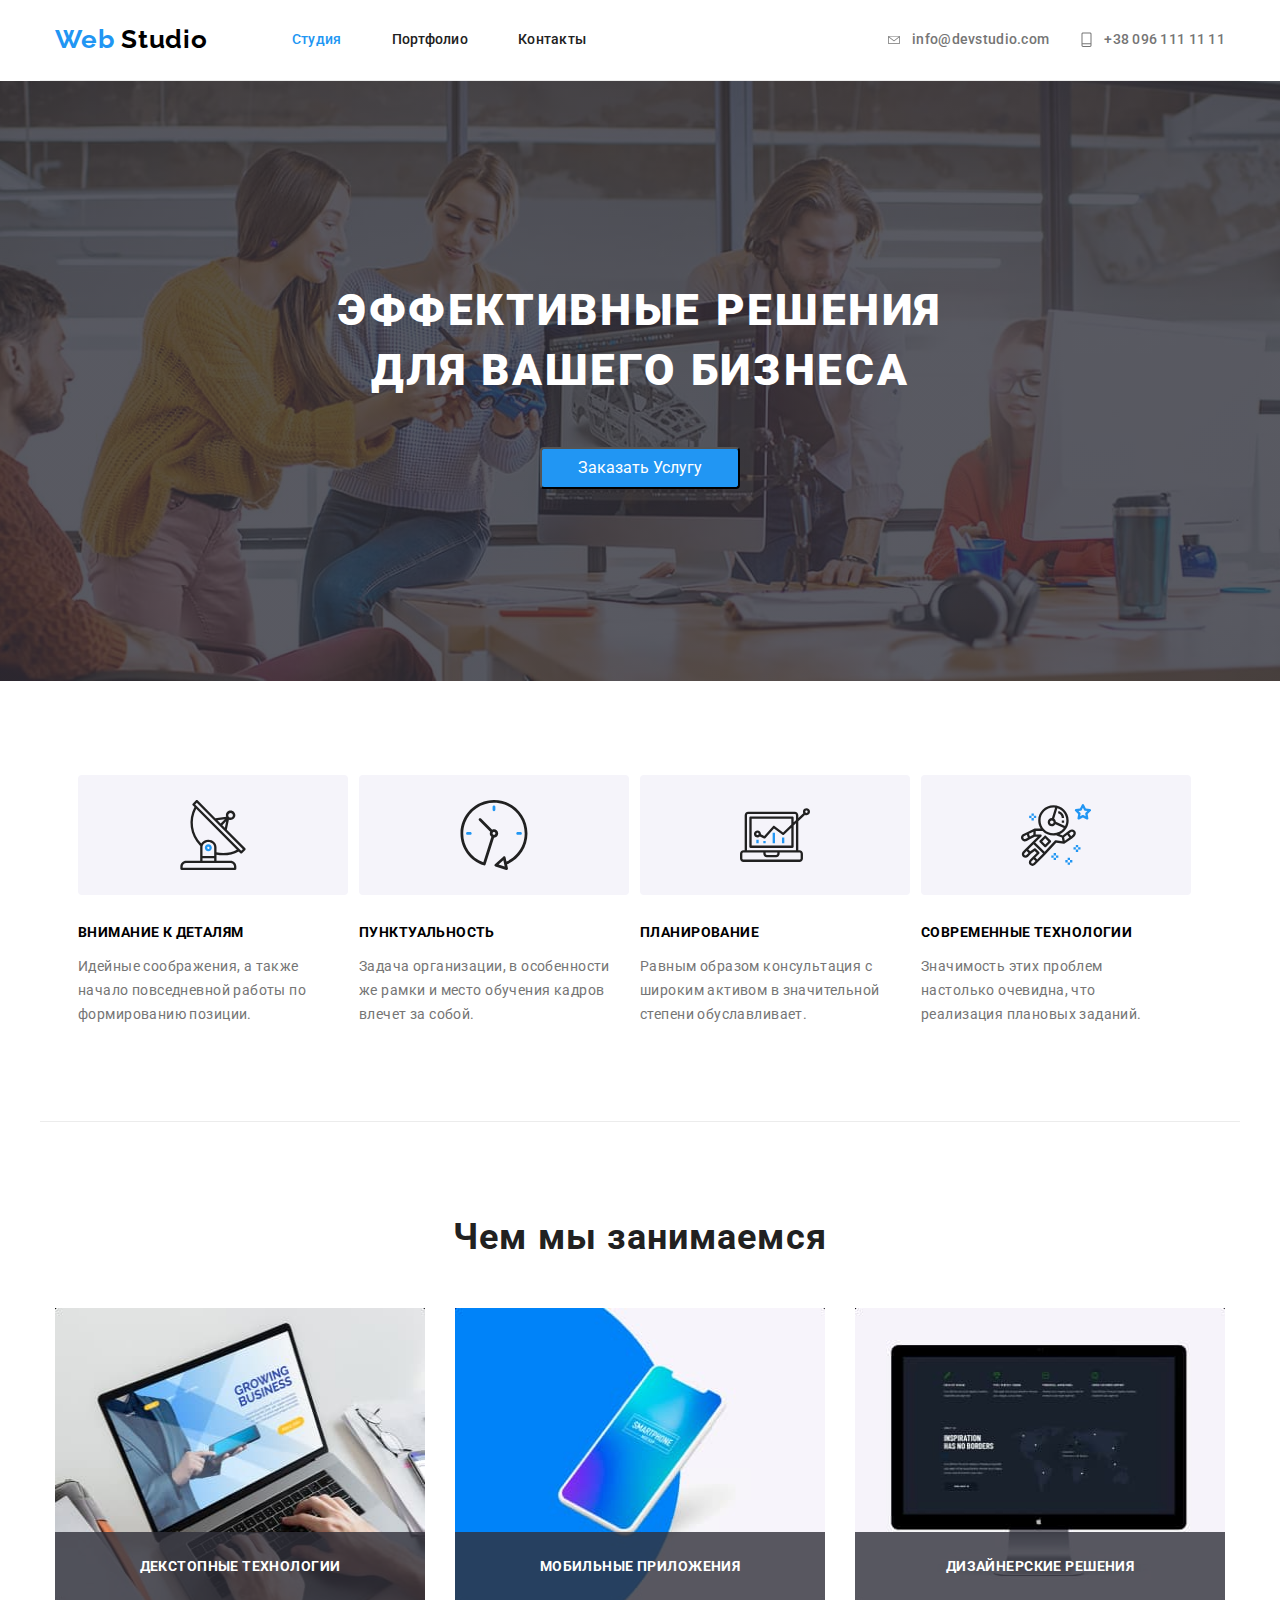
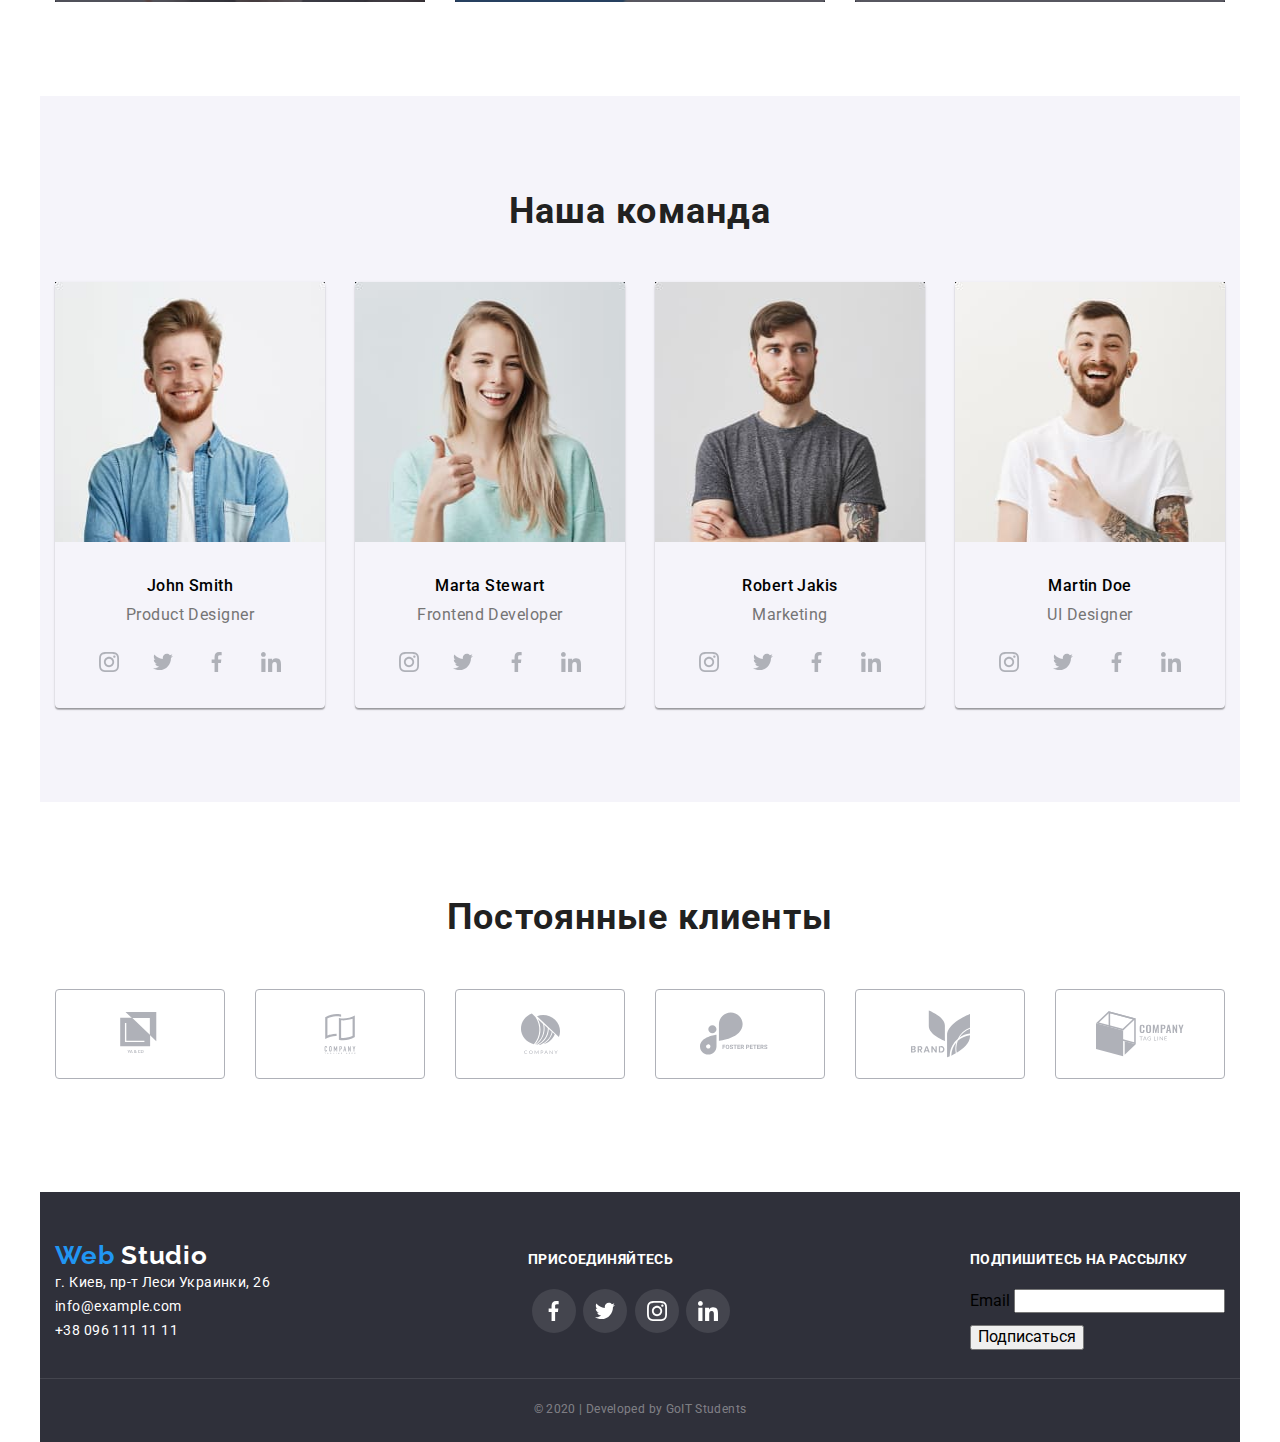
<file: index.html>
<!DOCTYPE html>
<html lang="ru">
  <head>
    <meta charset="UTF-8" />
    <meta name="viewport" content="width=device-width, initial-scale=1.0" />
    <title>Document</title>

    <link
      rel="stylesheet"
      href="https://fonts.googleapis.com/css2?family=Raleway:wght@700&family=Roboto:wght@400;500;700;900&display=swap"
    />
    <link
      rel="stylesheet"
      href="https://cdnjs.cloudflare.com/ajax/libs/modern-normalize/0.6.0/modern-normalize.min.css"
    />
    <link rel="stylesheet" href="./css/style.css" />
  </head>
  <body>
    <!--Навигация-->
    <header>
      <div class="conteiner main-nav bord">
        <nav class="main-nav">
          <a href="/">
            <p class="logo-text"><span class="logo">Web</span> Studio</p>
          </a>
          <ul class="site-nav list">
            <li class="item li-psevdo">
              <a href="" class="site-nav link current psevdo">Студия</a>
            </li>
            <li class="item li-psevdo">
              <a href="./portfolio.html" class="link psevdo">Портфолио</a>
            </li>
            <li class="item li-psevdo">
              <a href="" class="link psevdo">Контакты</a>
            </li>
          </ul>
        </nav>
        <ul class="auth-nav list">
          <li class="item">
            <a href="mailto:info@devstudio.com" class="icon-envelope link"
              >info@devstudio.com
              <svg class="svg-envelope" width="16px" height="12px">
                <use href="./image/symbol-defs.svg#icon-envelope-logo"></use>
              </svg>
            </a>
          </li>
          <li class="item">
            <a href="tel:+380961111111" class="icon-vector link"
              >+38 096 111 11 11
              <svg class="svg-vector" width="15px" height="20px" ;>
                <use href="./image/symbol-defs.svg#icon-vector"></use>
              </svg>
            </a>
          </li>
        </ul>
      </div>
    </header>

    <main>
      <!--Герои-->

      <section class="hero">
        <div class="overlay">
          <div class="hero-block">
            <h1 class="hero-text">
              эффективные решения <br />
              для вашего бизнеса
            </h1>
            <button class="button" data-open-modal>Заказать Услугу</button>
            <!-- <a href="index.html" class="button">Заказать услугу</a> -->
          </div>
        </div>
      </section>

      <!--Преимущества-->

      <section>
        <div class="conteiner">
          <h2 class="visually-hidden">Преимущества</h2>
          <ul class="feature-list list">
            <li class="item">
              <div class="feature-icon">
                <svg width="70" heigth="70">
                  <use href="./image/symbol-defs.svg#icon-antena"></use>
                </svg>
              </div>
              <h3 class="section-title">Внимание к деталям</h3>
              <p class="section-text">
                Идейные соображения, а также начало повседневной работы по
                формированию позиции.
              </p>
            </li>
            <li class="item">
              <div class="feature-icon">
                <svg width="70" heigth="70">
                  <use href="./image/symbol-defs.svg#icon-watch"></use>
                </svg>
              </div>
              <h3 class="section-title">Пунктуальность</h3>
              <p class="section-text">
                Задача организации, в особенности же рамки и место обучения
                кадров влечет за собой.
              </p>
            </li>
            <li class="item">
              <div class="feature-icon">
                <svg width="70" heigth="70">
                  <use href="./image/symbol-defs.svg#icon-comp"></use>
                </svg>
              </div>
              <h3 class="section-title">Планирование</h3>
              <p class="section-text">
                Равным образом консультация с широким активом в значительной
                степени обуславливает.
              </p>
            </li>
            <li class="item">
              <div class="feature-icon">
                <svg width="70" heigth="70">
                  <use href="./image/symbol-defs.svg#icon-man"></use>
                </svg>
              </div>
              <h3 class="section-title">Современные технологии</h3>
              <p class="section-text">
                Значимость этих проблем настолько очевидна, что реализация
                плановых заданий.
              </p>
            </li>
          </ul>
        </div>
      </section>

      <!--Чем мы занимаемся-->

      <section>
        <div class="conteiner margin-res">
          <h2 class="section">Чем мы занимаемся</h2>
          <ul class="exp-list list">
            <li class="item">
              <div class="experience-image">
                <img
                  class="image-block"
                  src="./image/img1.png"
                  alt="notepad"
                  width="370"
                  height="294"
                />
                <div class="experience-thumb">
                  <p class="experience-text">Декстопные технологии</p>
                </div>
              </div>
            </li>
            <li class="item">
              <div class="experience-image">
                <img
                  class="image-block"
                  src="./image/img2.png"
                  alt="mobile"
                  width="370"
                  height="294"
                />
                <div class="experience-thumb">
                  <p class="experience-text">Мобильные приложения</p>
                </div>
              </div>
            </li>
            <li class="item">
              <div class="experience-image">
                <img
                  class="image-block"
                  src="./image/img3.png"
                  alt="design"
                  width="370"
                  height="294"
                />
                <div class="experience-thumb">
                  <p class="experience-text">Дизайнерские решения</p>
                </div>
              </div>
            </li>
          </ul>
        </div>
      </section>

      <!--Наша команда-->
      <section>
        <div class="conteiner color-com">
          <h2 class="section">Наша команда</h2>
          <ul class="command list">
            <li class="com-mar">
              <img
                src="./image/john-smith.png"
                alt="JohnSmith"
                width="270"
                height="260"
                class="image-com"
              />
              <h3 class="command-title">John Smith</h3>
              <p class="command-text">Product Designer</p>
              <ul class="svg-list">
                <li class="social_item">
                  <a href="#" class="button-icon" aria-label="Instagramm">
                    <svg class="svg-icon" width="20" height="20">
                      <use
                        href="./image/icomoon/symbol-defs.svg#icon-instagram2"
                      ></use>
                    </svg>
                  </a>
                </li>
                <li class="social_item">
                  <a href="#" class="button-icon" aria-label="Twitter">
                    <svg class="svg-icon" width="20" height="20">
                      <use
                        href="./image/icomoon/symbol-defs.svg#icon-twitter2"
                      ></use>
                    </svg>
                  </a>
                </li>
                <li class="social_item">
                  <a href="#" class="button-icon" aria-label="Facebook">
                    <svg class="svg-icon" width="20" height="20">
                      <use
                        href="./image/icomoon/symbol-defs.svg#icon-facebook2"
                      ></use>
                    </svg>
                  </a>
                </li>
                <li class="social_item">
                  <a href="#" class="button-icon" aria-label="LinkedID">
                    <svg class="svg-icon" width="20" height="20">
                      <use
                        href="./image/icomoon/symbol-defs.svg#icon-linkedid2"
                      ></use>
                    </svg>
                  </a>
                </li>
              </ul>
            </li>
            <li class="com-mar">
              <img
                src="./image/marta-steward.png"
                alt="MartaSteward"
                width="270"
                height="260"
                class="image-com"
              />
              <h3 class="command-title">Marta Stewart</h3>
              <p class="command-text">Frontend Developer</p>
              <ul class="svg-list">
                <li class="social_item">
                  <a href="#" class="button-icon" aria-label="Instagramm">
                    <svg class="svg-icon" width="20" height="20">
                      <use
                        href="./image/icomoon/symbol-defs.svg#icon-instagram2"
                      ></use>
                    </svg>
                  </a>
                </li>
                <li class="social_item">
                  <a href="#" class="button-icon" aria-label="Twitter">
                    <svg class="svg-icon" width="20" height="20">
                      <use
                        href="./image/icomoon/symbol-defs.svg#icon-twitter2"
                      ></use>
                    </svg>
                  </a>
                </li>
                <li class="social_item">
                  <a href="#" class="button-icon" aria-label="Facebook">
                    <svg class="svg-icon" width="20" height="20">
                      <use
                        href="./image/icomoon/symbol-defs.svg#icon-facebook2"
                      ></use>
                    </svg>
                  </a>
                </li>
                <li class="social_item">
                  <a href="#" class="button-icon" aria-label="LinkedID">
                    <svg class="svg-icon" width="20" height="20">
                      <use
                        href="./image/icomoon/symbol-defs.svg#icon-linkedid2"
                      ></use>
                    </svg>
                  </a>
                </li>
              </ul>
            </li>
            <li class="com-mar">
              <img
                src="./image/robert-jakis.png"
                alt="RobertJakis"
                width="270"
                height="260"
                class="image-com"
              />
              <h3 class="command-title">Robert Jakis</h3>
              <p class="command-text">Marketing</p>
              <ul class="svg-list">
                <li class="social_item">
                  <a href="#" class="button-icon" aria-label="Instagramm">
                    <svg class="svg-icon" width="20" height="20">
                      <use
                        href="./image/icomoon/symbol-defs.svg#icon-instagram2"
                      ></use>
                    </svg>
                  </a>
                </li>
                <li class="social_item">
                  <a href="#" class="button-icon" aria-label="Twitter">
                    <svg class="svg-icon" width="20" height="20">
                      <use
                        href="./image/icomoon/symbol-defs.svg#icon-twitter2"
                      ></use>
                    </svg>
                  </a>
                </li>
                <li class="social_item">
                  <a href="#" class="button-icon" aria-label="Facebook">
                    <svg class="svg-icon" width="20" height="20">
                      <use
                        href="./image/icomoon/symbol-defs.svg#icon-facebook2"
                      ></use>
                    </svg>
                  </a>
                </li>
                <li class="social_item">
                  <a href="#" class="button-icon" aria-label="LinkedID">
                    <svg class="svg-icon" width="20" height="20">
                      <use
                        href="./image/icomoon/symbol-defs.svg#icon-linkedid2"
                      ></use>
                    </svg>
                  </a>
                </li>
              </ul>
            </li>
            <li class="com-mar">
              <img
                src="./image/martin-doe.png"
                alt="MartinDoe"
                width="270"
                height="260"
                class="image-com"
              />
              <h3 class="command-title">Martin Doe</h3>
              <p class="command-text">UI Designer</p>
              <ul class="svg-list">
                <li class="social_item">
                  <a href="#" class="button-icon" aria-label="Instagramm">
                    <svg class="svg-icon" width="20" height="20">
                      <use
                        href="./image/icomoon/symbol-defs.svg#icon-instagram2"
                      ></use>
                    </svg>
                  </a>
                </li>
                <li class="social_item">
                  <a href="#" class="button-icon" aria-label="Twitter">
                    <svg class="svg-icon" width="20" height="20">
                      <use
                        href="./image/icomoon/symbol-defs.svg#icon-twitter2"
                      ></use>
                    </svg>
                  </a>
                </li>
                <li class="social_item">
                  <a href="#" class="button-icon" aria-label="Facebook">
                    <svg class="svg-icon" width="20" height="20">
                      <use
                        href="./image/icomoon/symbol-defs.svg#icon-facebook2"
                      ></use>
                    </svg>
                  </a>
                </li>
                <li class="social_item">
                  <a href="#" class="button-icon" aria-label="LinkedID">
                    <svg class="svg-icon" width="20" height="20">
                      <use
                        href="./image/icomoon/symbol-defs.svg#icon-linkedid2"
                      ></use>
                    </svg>
                  </a>
                </li>
              </ul>
            </li>
          </ul>
        </div>
      </section>
      <!--Постоянные клиенты-->
      <section>
        <div class="conteiner">
          <h2 class="section">Постоянные клиенты</h2>
          <ul class="clients">
            <li class="client-list">
              <a href="#" class="client-card">
                <svg width="44" heigth="49">
                  <use href="./image/symbol-defs.svg#icon-client1"></use>
                </svg>
              </a>
            </li>
            <li class="client-list">
              <a href="#" class="client-card">
                <svg width="40" heigth="52">
                  <use href="./image/symbol-defs.svg#icon-client2"></use>
                </svg>
              </a>
            </li>
            <li class="client-list" class="client-card">
              <a href="#" class="client-card">
                <svg width="41" heigth="42">
                  <use href="./image/symbol-defs.svg#icon-client3"></use>
                </svg>
              </a>
            </li>
            <li class="client-list">
              <a href="#" class="client-card">
                <svg width="80" heigth="42">
                  <use href="./image/symbol-defs.svg#icon-client4"></use>
                </svg>
              </a>
            </li>
            <li class="client-list">
              <a href="#" class="client-card">
                <svg width="59" heigth="47">
                  <use href="./image/symbol-defs.svg#icon-client5"></use>
                </svg>
              </a>
            </li>
            <li class="client-list">
              <a href="#" class="client-card">
                <svg width="88" heigth="45">
                  <use href="./image/symbol-defs.svg#icon-client6"></use>
                </svg>
              </a>
            </li>
          </ul>
        </div>
      </section>
    </main>
    <!--Footer-->
    <footer>
      <div class="footer conteiner">
        <div class="footer-flex">
          <div class="adress-flex">
            <a href="/">
              <p class="logo-text">
                <span class="logo">Web</span><span class="studio"> Studio</span>
              </p>
            </a>
            <address class="adress">
              г. Киев, пр-т Леси Украинки, 26<br />
              <a href="mailto:info@example.com" class="adress"
                >info@example.com </a
              ><br />
              <a href="tel:+380961111111" class="adress">+38 096 111 11 11 </a>
            </address>
          </div>
          <div>
            <b class="footer-text">присоединяйтесь</b>
            <ul class="s-link">
              <li>
                <a href="#" class="footer-list" aria-label="Twitter">
                  <svg class="svg-icon_footer" width="20" height="20">
                    <use
                      href="./image/icomoon/symbol-defs.svg#icon-facebook2"
                    ></use>
                  </svg>
                </a>
              </li>
              <li>
                <a href="#" class="footer-list" aria-label="Twitter">
                  <svg class="svg-icon_footer" width="20" height="20">
                    <use
                      href="./image/icomoon/symbol-defs.svg#icon-twitter2"
                    ></use>
                  </svg>
                </a>
              </li>
              <li>
                <a href="#" class="footer-list" aria-label="Instagramm">
                  <svg class="svg-icon_footer" width="20" height="20">
                    <use
                      href="./image/icomoon/symbol-defs.svg#icon-instagram2"
                    ></use>
                  </svg>
                </a>
              </li>
              <li>
                <a href="#" class="footer-list" aria-label="LinkedID">
                  <svg class="svg-icon_footer" width="20" height="20">
                    <use
                      href="./image/icomoon/symbol-defs.svg#icon-linkedid2"
                    ></use>
                  </svg>
                </a>
              </li>
            </ul>
          </div>
          <div class="sub-flex">
            <b class="footer-text">Подпишитесь на рассылку</b>
            <p class="text-sub">
              <label>Email</label>
              <input type="email" name="email" required />
            </p>
            <button>
              Подписаться
            </button>
          </div>
        </div>
      </div>
      <div class="copyright">
        <p class="low">&#169; 2020 | Developed by GoIT Students</p>
      </div>
    </footer>

    <!-- <button>открыть модалку</button> -->

    <div class="backdrop is-hidden" data-backdrop>
      <div class="modal">
        <button data-close-modal>Закрыть</button>
        <form class="js-speaker-form">
          <label for="name">Имя</label>
          <input type="text" name="name" id="name" />

          <label for="tel">Телефон</label>
          <input type="tel" name="tel" id="tel" />

          <label for="mail">Почта</label>
          <input type="email" name="mail" id="mail" />

          <label for="comment">Оставить комментарий</label>
          <textarea name="comment" id="comment" cols="30" rows="10"></textarea>

          <div role="group">
            <input type="checkbox" name="policy" value="yes" id="html" />
            <label for="html"
              >Соглашаюсь с рассылкой и принимаю Условия договора</label
            >
          </div>

          <button type="submit">Оставить заявку</button>
        </form>
      </div>
    </div>
    <script>
      const refs = {
        openModalBtn: document.querySelector('[data-open-modal]'),
        closeModalBtn: document.querySelector('[data-close-modal]'),
        backdrop: document.querySelector('[data-backdrop]'),
      };

      refs.openModalBtn.addEventListener('click', toggleModal);
      refs.closeModalBtn.addEventListener('click', toggleModal);

      refs.backdrop.addEventListener('click', logBackdropClick);

      function toggleModal() {
        refs.backdrop.classList.toggle('is-hidden');
      }

      function logBackdropClick() {
        console.log('Это клик в бекдроп');
      }
    </script>
    <script>
      (() => {
        document
          .querySelector('.js-speaker-form')
          .addEventListener('submit', e => {
            e.preventDefault();

            new FormData(e.currentTarget).forEach((value, name) =>
              console.log(`${name}: ${value}`),
            );

            e.currentTarget.reset();
          });
      })();
    </script>
  </body>
</html>
</file>
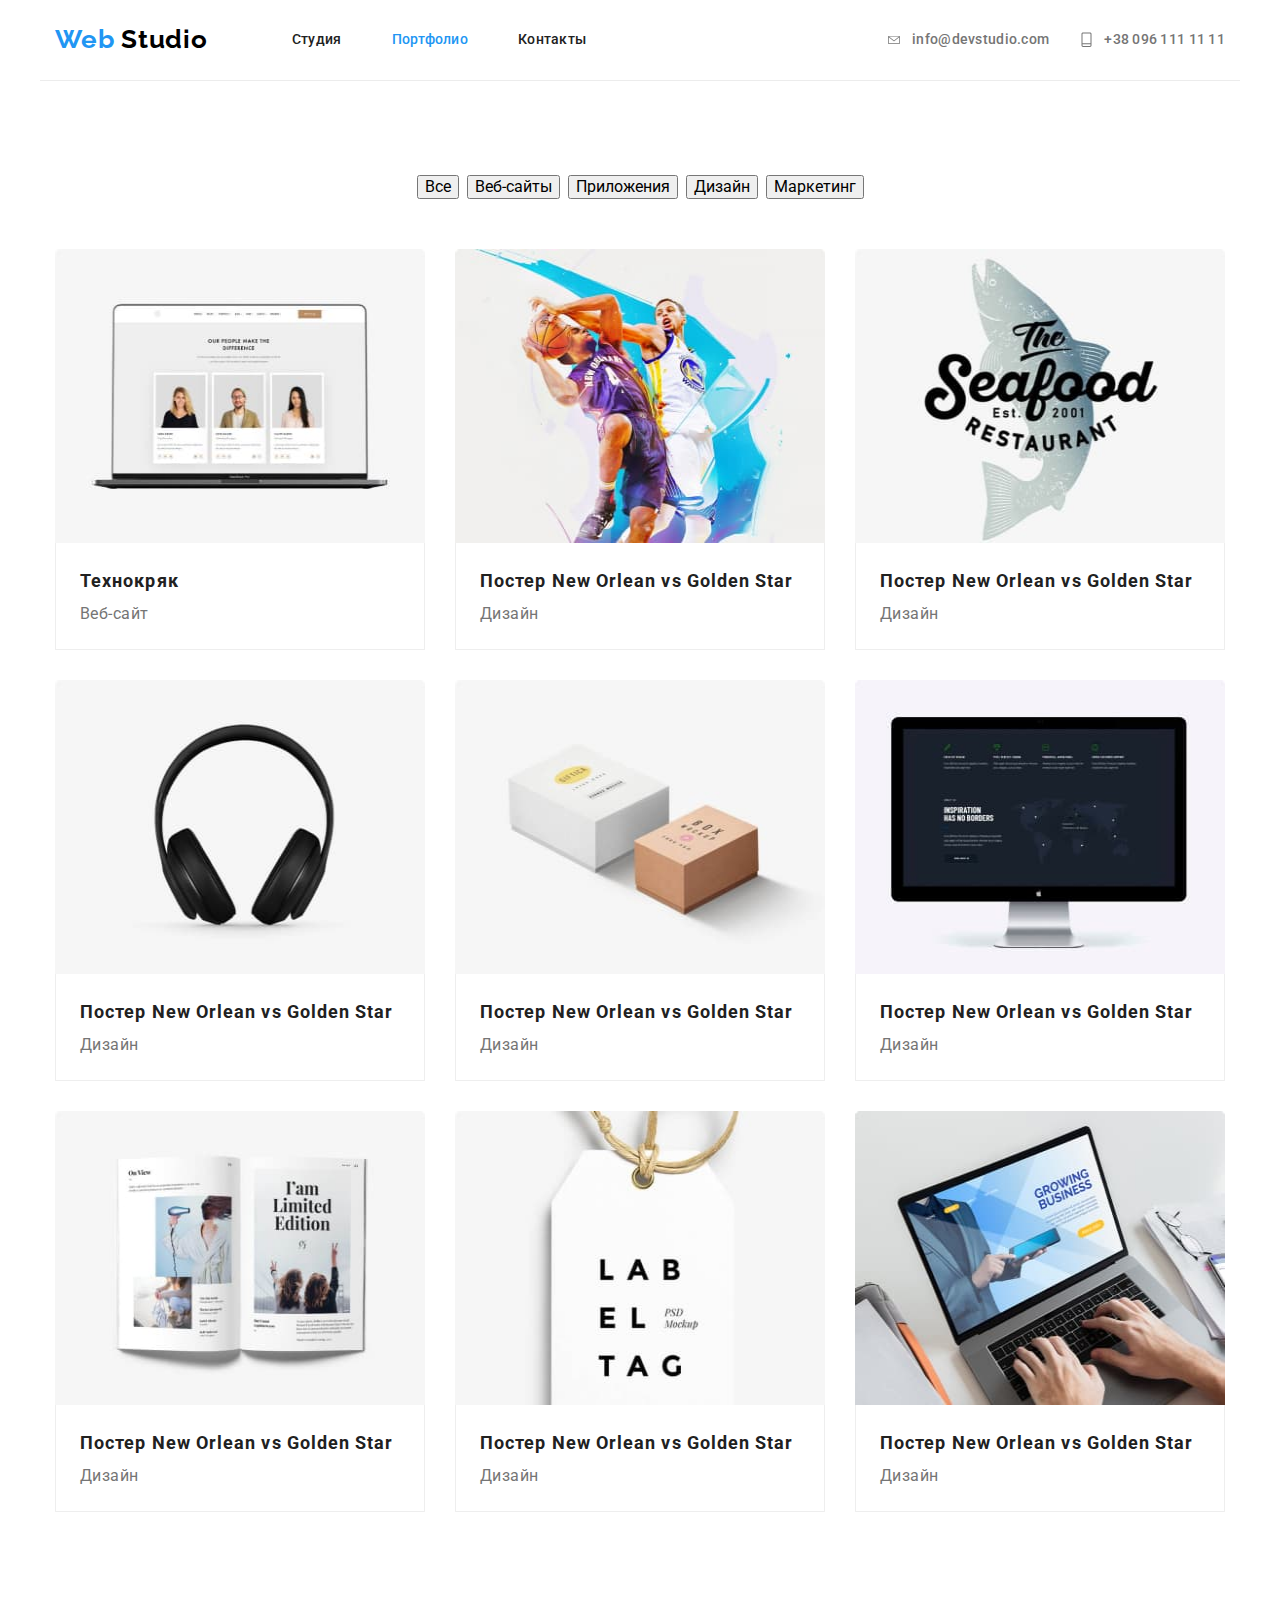
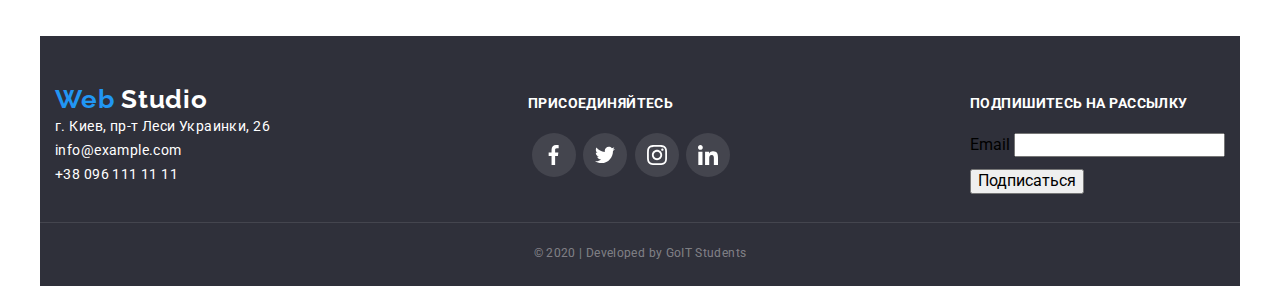
<file: portfolio.html>
<!DOCTYPE html>
<html lang="ru">
  <head>
    <meta charset="UTF-8" />
    <meta name="viewport" content="width=device-width, initial-scale=1.0" />
    <title>Document</title>
    <link
      rel="stylesheet"
      href="https://fonts.googleapis.com/css2?family=Raleway:wght@700&family=Roboto:wght@400;500;700;900&display=swap"
    />
    <link
      rel="stylesheet"
      href="https://cdnjs.cloudflare.com/ajax/libs/modern-normalize/0.6.0/modern-normalize.min.css"
    />
    <link rel="stylesheet" href="./css/style.css" />
  </head>

  <body>
    <!--Навигация-->
    <header>
      <div class="conteiner main-nav bord">
        <nav class="main-nav">
          <a href="/" class="link">
            <p class="logo-text"><span class="logo">Web</span> Studio</p>
          </a>
          <ul class="site-nav list">
            <li class="li-psevdo item">
              <a href="index.html" class="psevdo site-nav link">Студия</a>
            </li>
            <li class="li-psevdo item">
              <a href="./portfolio.html" class="psevdo link current"
                >Портфолио</a
              >
            </li>
            <li class="li-psevdo item">
              <a href="" class="psevdo link">Контакты</a>
            </li>
          </ul>
        </nav>
        <ul class="auth-nav list">
          <li class="item">
            <a href="mailto:info@devstudio.com" class="icon-envelope link"
              >info@devstudio.com
              <svg class="svg-envelope" width="16px" height="12px">
                <use href="./image/symbol-defs.svg#icon-envelope-logo"></use>
              </svg>
            </a>
          </li>
          <li class="item">
            <a href="tel:+380961111111" class="icon-vector link"
              >+38 096 111 11 11
              <svg class="svg-vector" width="15px" height="20px" ;>
                <use href="./image/symbol-defs.svg#icon-vector"></use>
              </svg>
            </a>
          </li>
        </ul>
      </div>
    </header>

    <!-- портфолио -->
    <main>
      <section>
        <div class="conteiner">
          <h1 class="visually-hidden">Выполненые работы</h1>
          <ul class="port-flex list">
            <li class="item"><button>Все</button></li>
            <li class="item"><button>Веб-сайты</button></li>
            <li class="item"><button>Приложения</button></li>
            <li class="item"><button>Дизайн</button></li>
            <li class="item"><button>Маркетинг</button></li>
          </ul>
          <ul class="work-flex list">
            <li class="item">
              <a href="#" class="link-port">
                <div class="card-thumb">
                  <img
                    class="card-image"
                    src="./image/pf1.jpg"
                    alt="technocrack"
                    width="370"
                    height="294"
                  />
                  <div>
                    <p class="portfolio-descriprion">
                      Технокряк это современная площадка распространения
                      коронавируса. Компании используют эту платформу для
                      цифрового шпионажа и атак на защищённые сервера
                      конкурентов.
                    </p>
                  </div>
                </div>

                <div class="portfolio-box">
                  <h2 class="portfolio-title">Технокряк</h2>
                  <p class="portfolio-text">Веб-сайт</p>
                </div>
              </a>
            </li>
            <li class="item">
              <a href="#" class="link-port">
                <div class="card-thumb">
                  <img
                    class="card-image"
                    src="./image/pf2.jpg"
                    alt="Постер"
                    width="370"
                    height="294"
                  />
                  <div>
                    <p class="portfolio-descriprion">
                      Технокряк это современная площадка распространения
                      коронавируса. Компании используют эту платформу для
                      цифрового шпионажа и атак на защищённые сервера
                      конкурентов.
                    </p>
                  </div>
                </div>
                <div class="portfolio-box">
                  <h2 class="portfolio-title">
                    Постер New Orlean vs Golden Star
                  </h2>
                  <p class="portfolio-text">Дизайн</p>
                </div>
              </a>
            </li>
            <li class="item">
              <a href="#" class="link-port">
                <div class="card-thumb">
                  <img
                    class="card-image"
                    src="./image/pf3.jpg"
                    alt="Постер"
                    width="370"
                    height="294"
                  />
                  <div>
                    <p class="portfolio-descriprion">
                      Технокряк это современная площадка распространения
                      коронавируса. Компании используют эту платформу для
                      цифрового шпионажа и атак на защищённые сервера
                      конкурентов.
                    </p>
                  </div>
                </div>
                <div class="portfolio-box">
                  <h2 class="portfolio-title">
                    Постер New Orlean vs Golden Star
                  </h2>
                  <p class="portfolio-text">Дизайн</p>
                </div>
              </a>
            </li>
            <li class="item">
              <a href="#" class="link-port">
                <div class="card-thumb">
                  <img
                    class="card-image"
                    src="./image/pf4.jpg"
                    alt="Постер"
                    width="370"
                    height="294"
                  />
                  <div>
                    <p class="portfolio-descriprion">
                      Технокряк это современная площадка распространения
                      коронавируса. Компании используют эту платформу для
                      цифрового шпионажа и атак на защищённые сервера
                      конкурентов.
                    </p>
                  </div>
                </div>
                <div class="portfolio-box">
                  <h2 class="portfolio-title">
                    Постер New Orlean vs Golden Star
                  </h2>
                  <p class="portfolio-text">Дизайн</p>
                </div>
              </a>
            </li>
            <li class="item">
              <a href="#" class="link-port">
                <div class="card-thumb">
                  <img
                    class="card-image"
                    src="./image/pf5.jpg"
                    alt="Постер"
                    width="370"
                    height="294"
                  />
                  <div>
                    <p class="portfolio-descriprion">
                      Технокряк это современная площадка распространения
                      коронавируса. Компании используют эту платформу для
                      цифрового шпионажа и атак на защищённые сервера
                      конкурентов.
                    </p>
                  </div>
                </div>
                <div class="portfolio-box">
                  <h2 class="portfolio-title">
                    Постер New Orlean vs Golden Star
                  </h2>
                  <p class="portfolio-text">Дизайн</p>
                </div>
              </a>
            </li>
            <li class="item">
              <a href="#" class="link-port">
                <div class="card-thumb">
                  <img
                    class="card-image"
                    src="./image/pf6.jpg"
                    alt="Постер"
                    width="370"
                    height="294"
                  />
                  <div>
                    <p class="portfolio-descriprion">
                      Технокряк это современная площадка распространения
                      коронавируса. Компании используют эту платформу для
                      цифрового шпионажа и атак на защищённые сервера
                      конкурентов.
                    </p>
                  </div>
                </div>
                <div class="portfolio-box">
                  <h2 class="portfolio-title">
                    Постер New Orlean vs Golden Star
                  </h2>
                  <p class="portfolio-text">Дизайн</p>
                </div>
              </a>
            </li>
            <li class="item">
              <a href="#" class="link-port">
                <div class="card-thumb">
                  <img
                    class="card-image"
                    src="./image/pf7.jpg"
                    alt="Постер"
                    width="370"
                    height="294"
                  />
                  <div>
                    <p class="portfolio-descriprion">
                      Технокряк это современная площадка распространения
                      коронавируса. Компании используют эту платформу для
                      цифрового шпионажа и атак на защищённые сервера
                      конкурентов.
                    </p>
                  </div>
                </div>
                <div class="portfolio-box">
                  <h2 class="portfolio-title">
                    Постер New Orlean vs Golden Star
                  </h2>
                  <p class="portfolio-text">Дизайн</p>
                </div>
              </a>
            </li>
            <li class="item">
              <a href="#" class="link-port">
                <div class="card-thumb">
                  <img
                    class="card-image"
                    src="./image/pf8.jpg"
                    alt="Постер"
                    width="370"
                    height="294"
                  />
                  <div>
                    <p class="portfolio-descriprion">
                      Технокряк это современная площадка распространения
                      коронавируса. Компании используют эту платформу для
                      цифрового шпионажа и атак на защищённые сервера
                      конкурентов.
                    </p>
                  </div>
                </div>
                <div class="portfolio-box">
                  <h2 class="portfolio-title">
                    Постер New Orlean vs Golden Star
                  </h2>
                  <p class="portfolio-text">Дизайн</p>
                </div>
              </a>
            </li>
            <li class="item">
              <a href="#" class="link-port">
                <div class="card-thumb">
                  <img
                    class="card-image"
                    src="./image/pf9.jpg"
                    alt="Постер"
                    width="370"
                    height="294"
                  />
                  <div>
                    <p class="portfolio-descriprion">
                      Технокряк это современная площадка распространения
                      коронавируса. Компании используют эту платформу для
                      цифрового шпионажа и атак на защищённые сервера
                      конкурентов.
                    </p>
                  </div>
                </div>
                <div class="portfolio-box">
                  <h2 class="portfolio-title">
                    Постер New Orlean vs Golden Star
                  </h2>
                  <p class="portfolio-text">Дизайн</p>
                </div>
              </a>
            </li>
          </ul>
        </div>
      </section>
    </main>

    <!--Footer-->
    <footer>
      <div class="footer conteiner">
        <div class="footer-flex">
          <div class="adress-flex">
            <a href="/">
              <p class="logo-text">
                <span class="logo">Web</span><span class="studio"> Studio</span>
              </p>
            </a>
            <address class="adress">
              г. Киев, пр-т Леси Украинки, 26<br />
              <a href="mailto:info@example.com" class="adress"
                >info@example.com </a
              ><br />
              <a href="tel:+380961111111" class="adress">+38 096 111 11 11 </a>
            </address>
          </div>
          <div>
            <b class="footer-text">присоединяйтесь</b>
            <ul class="s-link">
              <li>
                <a href="#" class="footer-list" aria-label="Twitter">
                  <svg class="svg-icon_footer" width="20" height="20">
                    <use
                      href="./image/icomoon/symbol-defs.svg#icon-facebook2"
                    ></use>
                  </svg>
                </a>
              </li>
              <li>
                <a href="#" class="footer-list" aria-label="Twitter">
                  <svg class="svg-icon_footer" width="20" height="20">
                    <use
                      href="./image/icomoon/symbol-defs.svg#icon-twitter2"
                    ></use>
                  </svg>
                </a>
              </li>
              <li>
                <a href="#" class="footer-list" aria-label="Instagramm">
                  <svg class="svg-icon_footer" width="20" height="20">
                    <use
                      href="./image/icomoon/symbol-defs.svg#icon-instagram2"
                    ></use>
                  </svg>
                </a>
              </li>
              <li>
                <a href="#" class="footer-list" aria-label="LinkedID">
                  <svg class="svg-icon_footer" width="20" height="20">
                    <use
                      href="./image/icomoon/symbol-defs.svg#icon-linkedid2"
                    ></use>
                  </svg>
                </a>
              </li>
            </ul>
          </div>
          <div class="sub-flex">
            <b class="footer-text">Подпишитесь на рассылку</b>
            <p class="text-sub">
              <label>Email</label>
              <input type="email" name="email" required />
            </p>
            <button>
              Подписаться
            </button>
          </div>
        </div>
      </div>
      <div class="copyright">
        <p class="low">&#169; 2020 | Developed by GoIT Students</p>
      </div>
    </footer>
  </body>
</html>
</file>
<file: css/style.css>
:root {
  --primary-text-color: #212121;
  --secondary-text-color: #757575;
  --accent: #2196f3;
  --white: #ffffff;
  --color-icon: #afb1b8;
  --color-footer-icon: rgba(47, 48, 58, 0.8);
}

html {
  box-sizing: border-box;
}

*,
*::before,
*::after {
  box-sizing: inherit;
}

body {
  font-family: 'Roboto', sans-serif;
}

a {
  text-decoration: none;
}

button {
  font-family: inherit;
}

.visually-hidden {
  position: absolute;
  clip: rect(0 0 0 0);
  width: 1px;
  height: 1px;
  margin: -1px;
}

.list {
  padding: 0;
  margin: 0;
  list-style: none;
}

.conteiner {
  padding-bottom: 94px;
  padding-top: 94px;
  margin-left: auto;
  margin-right: auto;
  padding-left: 15px;
  padding-right: 15px;
  /* margin-bottom: 94px; */
  width: 1200px;
}

.bord {
  border-bottom: 1px solid #ececec;
}

.main-nav {
  display: flex;
  align-items: center;
  padding-top: 0;
  padding-bottom: 0;
  /* border-bottom: 1px solid #ececec; */
}

.logo {
  color: var(--accent);
}
.logo-text {
  display: block;
  margin-top: 0;
  margin-bottom: 0;
  margin-right: 84px;
  font-family: 'Raleway', sans-serif;
  font-weight: 700;
  font-size: 26px;
  line-height: 1.2;
  letter-spacing: 0.03em;
  text-decoration: none;
  color: black;
}

.li-psevdo {
  position: relative;
}

.psevdo::after {
  position: absolute;
  left: 0;
  bottom: 0;
  content: '';
  display: block;
  width: 100%;
  height: 4px;
  border-radius: 2px;
  background-color: var(--accent);
  /* opacity: 0; */
  transition: transform 250ms cubic-bezier(0.4, 0, 0.2, 1);
  transform: scaleX(0);
}

.psevdo:hover::after {
  /* opacity: 1; */
  transform: scaleX(1);
}

.site-nav {
  display: flex;
  /* margin-left: 84px; */
}

.site-nav .item {
  margin-right: 50px;
  /* background-color: tomato; */
}

.site-nav .item:last-child {
  margin-right: 0;
}

.site-nav .link {
  display: block;
  padding-top: 32px;
  padding-bottom: 32px;
  font-weight: 500;
  font-size: 14px;
  line-height: 1.14;
  letter-spacing: 0.02em;
  color: var(--primary-text-color);
}
.site-nav .link:hover,
.site-nav .link:focus {
  color: var(--accent);
}

.site-nav .link.current {
  color: var(--accent);
}

.auth-nav {
  display: flex;
  margin-left: auto;
  justify-content: center;
  align-items: center;
}

.auth-nav .item + .item {
  margin-left: 30px;
}

.auth-nav .link {
  font-weight: 500;
  font-size: 14px;
  line-height: 1.14;
  letter-spacing: 0.02em;
  color: var(--secondary-text-color);
}
.auth-nav .link:hover {
  color: var(--accent);
}

.icon-envelope {
  display: flex;
  align-items: center;
  justify-content: center;
  align-items: center;
  flex-direction: row-reverse;
  /* max-height: 20px; */
}

.icon-envelope:hover {
  --color4: #2196f3;
}

.svg-envelope {
  margin-right: 10px;
  margin-top: 0px;
  margin-bottom: 0px;
  /* max-height: 25px; */
}

.icon-vector {
  display: flex;
  align-items: center;
  justify-content: center;
  align-items: center;
  flex-direction: row-reverse;
  /* max-height: 20px; */
}

.icon-vector:hover {
  --color4: #2196f3;
}

.svg-vector {
  margin-right: 10px;
  margin-top: 0px;
  margin-bottom: 0px;
  /* max-height: 25px; */
}

/* main */

.overlay {
  height: 600px;
  max-width: 1600px;
  margin-left: auto;
  margin-right: auto;
  background-image: linear-gradient(
      to right,
      rgba(47, 48, 58, 0.8),
      rgba(47, 48, 58, 0.8)
    ),
    url(../image/Header_img.jpg);

  background-repeat: no-repeat;
  background-size: cover;
  background-position: center;
}

.hero-block {
  text-align: center;
  padding-top: 200px;
  /* padding: 200px 458px; */
}

.hero {
  /* border-top: 1px solid #ececec; */
  /* background-color: #cccccc; */
  text-align: center;
}

.hero-text {
  margin-top: 0;
  margin-bottom: 46px;
  font-weight: 900;
  font-size: 44px;
  line-height: 1.36;
  letter-spacing: 0.06em;
  text-transform: uppercase;
  color: var(--white);
  text-align: center;
}

/* .hero-button {
  text-align: center;
  font-family: inherit;
} */

/* преимущества */

.feature-icon {
  display: flex;
  margin-bottom: 30px;
  width: 270px;
  height: 120px;
  background-color: #f5f4fa;
  border-radius: 4px;
  justify-content: center;
  align-items: center;
}

.image-feature {
  margin-bottom: 30px;
}

.feature-list {
  display: flex;
  flex-wrap: wrap;
  justify-content: center;
}

.feature-list .item {
  width: 251px;
  margin-right: 30px;
}

.section {
  margin-top: 0;
  margin-bottom: 50px;
  font-weight: 700;
  font-size: 36px;
  line-height: 1.17;
  letter-spacing: 0.03em;
  text-align: center;
  color: var(--primary-text-color);
}
.section-title {
  margin-top: 0;
  margin-bottom: 10;
  font-weight: 700;
  font-size: 14px;
  line-height: 1.14;
  letter-spacing: 0.03em;
  text-transform: uppercase;
}
.section-text {
  margin-top: 0;
  margin-bottom: 0;
  font-weight: 400;
  font-size: 14px;
  line-height: 1.71;
  letter-spacing: 0.03em;
  color: var(--secondary-text-color);
}

.button {
  display: inline-block;
  min-width: 200px;
  color: var(--white);
  background-color: var(--accent);
  border-radius: 4px;
  padding: 10px 32px;
  text-align: center;
}

.margin-res {
  border-top: 1px solid #ececec;
}

.advantage {
  text-align: center;
  margin-top: 0;
  margin-bottom: 0;
}

/* чем мы занимаемся */

.exp-list {
  display: flex;
}

.exp-list .item {
  margin-right: 30px;
}

.exp-list .item:last-child {
  margin-right: 0;
}

.experience-image {
  position: relative;
}

.image-block {
  display: block;
}

.experience-thumb {
  position: absolute;
  width: 100%;
  margin: 0;
  padding: 27px 82px;
  /* outline: 2px solid tomato; */
  left: 0;
  bottom: 0;
  background-color: rgba(47, 48, 58, 0.8);
}

.experience-text {
  margin-top: 0;
  margin-bottom: 0;
  font-weight: 700;
  font-size: 14px;
  line-height: 1.14;
  letter-spacing: 0.03em;
  text-transform: uppercase;
  /* color: var(--white); */
  color: var(--white);
  text-align: center;
}

/* наша команда */

.social-list {
  display: flex;
  justify-content: center;
  align-items: center;
}

.color-com {
  background: #f5f4fa;
}

.command {
  display: flex;
}

.com-mar {
  box-shadow: 0px 2px 1px rgba(0, 0, 0, 0.2), 0px 1px 1px rgba(0, 0, 0, 0.14),
    0px 1px 3px rgba(0, 0, 0, 0.12);
  border-radius: 4px;
  margin-right: 30px;
}
.com-mar:last-child {
  margin-right: 0;
}

.image-com {
  margin-bottom: 30px;
}

.command-title {
  margin-top: 0;
  margin-bottom: 10px;
  font-weight: 500;
  font-size: 16px;
  line-height: 1.19;
  letter-spacing: 0.03em;
  text-align: center;
}
.command-text {
  margin-bottom: 16px;
  margin-top: 0;
  font-weight: normal;
  font-size: 16px;
  line-height: 1.19;
  letter-spacing: 0.03em;
  color: var(--secondary-text-color);
  text-align: center;
}

.svg-list {
  display: flex;
  padding-left: 32px;
  padding-right: 32px;
  padding-bottom: 24px;
  list-style: none;
  justify-content: center;
  align-items: center;
}

.social_item {
  margin-right: 10px;
}

.social_item:last-child {
  margin-right: 0;
}

.button-icon {
  display: inline-flex;
  width: 44px;
  height: 44px;
  justify-content: space-around;
  align-items: center;
  border-radius: 100%;
}

.button-icon:hover {
  background-color: var(--accent);
  --color3: white;
}

.svg-icon {
  --color1: #afb1b8;
}
/* clients */

.clients {
  display: flex;
  justify-content: center;
  align-items: center;
  padding: 0px;
}

.client-list {
  /* outline: 2px solid tomato; */
  margin-right: 30px;
  list-style: none;
  padding: 0;
}

.client-list:last-child {
  margin-right: 0px;
}

.client-card {
  display: inline-flex;
  margin: 0;
  padding: 0;
  width: 170px;
  height: 90px;
  justify-content: center;
  border: 1px solid #afb1b8;
  border-radius: 4px;
}

.client-card:hover {
  border: 1px solid var(--accent);
  --color3: #2196f3;
}

/* footer */

.studio {
  color: #ffffff;
}

.footer {
  padding-top: 48px;
  padding-bottom: 28px;
  background-color: #2f303a;
}

.footer-flex {
  display: flex;
  align-items: baseline;
  justify-content: space-between;
}

.text-sub {
  margin-top: 0;
  margin-bottom: 12px;
}

.s-link {
  display: flex;
  width: 206px;
  height: 44px;
  margin: 0;
  padding: 0;
  list-style: none;
  justify-content: space-around;
  align-items: center;
}

.svg-icon_footer {
  --color3: var(--white);
}

.footer-list {
  display: flex;
  margin-right: 10px;
  border: none;
  width: 44px;
  height: 44px;
  border-radius: 100%;
  justify-content: center;
  align-items: center;
  background-color: rgba(255, 255, 255, 0.1);
}

.footer-list:hover {
  background-color: var(--accent);
}

.footer-list:last-child {
  margin-right: 0px;
}

.adress {
  font-weight: 400;
  font-size: 14px;
  line-height: 1.71;
  letter-spacing: 0.03em;
  font-style: normal;
  color: #ffffff;
}

.footer-text {
  display: inline-block;
  margin-bottom: 21px;
  font-weight: 700;
  font-size: 14px;
  line-height: 1.14;
  letter-spacing: 0.03em;
  text-transform: uppercase;
  color: #ffffff;
}

.copyright {
  margin-right: auto;
  margin-left: auto;
  margin-top: 0;
  margin-bottom: 0;
  /* padding-top: 18px;
  padding-bottom: 18px; */
  width: 1200px;
  background-color: #2f303a;
  border-top: 1px solid rgba(255, 255, 255, 0.1);
}
.low {
  margin-top: 0;
  margin-bottom: 0;
  padding-top: 18px;
  padding-bottom: 21px;
  font-weight: 400;
  font-size: 12px;
  line-height: 2;
  text-align: center;
  letter-spacing: 0.03em;
  color: rgba(255, 255, 255, 0.4);
}

/* Портфолио */

.port-flex {
  display: flex;
  justify-content: center;
  margin-bottom: 50px;
}

.port-flex .item {
  margin-right: 8px;
}
.port-flex .item:last-child {
  margin-right: 0;
}

.work-flex {
  display: flex;
  flex-wrap: wrap;
  /* background-color: teal; */
}

.work-flex .item {
  width: 370px;
  /* background-color: tomato; */

  margin-right: 30px;
  margin-bottom: 30px;
}

.work-flex .item:nth-child(3n) {
  margin-right: 0;
}

.work-flex .item:nth-child(-n3) {
  margin-bottom: 0;
}

.link-port {
  display: block;
  text-decoration: none;
  border-top-left-radius: 1px;
  border-top-left-radius: 1px;
  /* overflow: hidden; */
  /* box-shadow: 1px 4px 6px rgba(0, 0, 0, 0.16), 0px 4px 4px rgba(0, 0, 0, 0.06),
    0px 1px 1px rgba(0, 0, 0, 0.12); */
}

.link-port:hover {
  box-shadow: 1px 4px 6px rgba(0, 0, 0, 0.16), 0px 4px 4px rgba(0, 0, 0, 0.06),
    0px 1px 1px rgba(0, 0, 0, 0.12);
}

.portfolio-box {
  /* text-decoration: none; */
  padding-left: 24px;
  padding-right: 24px;
  padding-top: 20px;
  padding-bottom: 20px;
  box-sizing: border-box;
  border-right: 1px solid #eeeeee;
  border-left: 1px solid #eeeeee;
  border-bottom: 1px solid #eeeeee;
  border-bottom-right-radius: 1px;
  border-bottom-left-radius: 1px;
}

.card-image {
  display: block;
}

.card-thumb {
  position: relative;
  overflow: hidden;
}

.portfolio-title {
  margin-top: 0;
  margin-bottom: 0;
  font-weight: 700;
  font-size: 18px;
  line-height: 2;
  letter-spacing: 0.06em;
  color: var(--primary-text-color);
}

.portfolio-text {
  margin-top: 0;
  margin-bottom: 0;
  font-weight: 400;
  font-size: 16px;
  line-height: 1.87;
  letter-spacing: 0.03em;
  /* background-color: grey; */
  color: var(--secondary-text-color);
}

.portfolio-descriprion {
  position: absolute;
  left: 0;
  top: 0;
  margin: 0;
  padding: 63px 24px;
  width: 100%;
  height: 100%;
  font-weight: 400;
  font-size: 18px;
  line-height: 1.56;
  letter-spacing: 0.03em;
  color: var(--white);
  background-color: rgba(33, 150, 243, 0.9);
  transform: translateY(100%);
  transition: transform 250ms cubic-bezier(0.4, 0, 0.2, 1);
}

.link-port:hover .portfolio-descriprion {
  transform: translateY(0%);
}

.button-pf {
  color: var(--primary-text-color);
  background-color: var(--white);
}

.button-pf:hover,
.button-pf:focus {
  color: var(--white);
  background-color: var(--accent);
}

/* модальнон окно */

.backdrop {
  position: fixed;
  top: 0;
  left: 0;
  width: 100%;
  height: 100%;
  background-color: rgba(0, 0, 0, 0.2);
  opacity: 1;
  transition: opacity 250ms cubic-bezier(0.4, 0, 0.2, 1);
}

.backdrop.is-hidden {
  opacity: 0;
  pointer-events: none;
}

.backdrop.is-hidden .modal {
  transform: translate(-50%, -50%) scale(0.9);
}

.modal {
  position: absolute;

  height: 581px;
  width: 528px;
  top: 50%;
  left: 50%;
  background-color: #fff;

  box-shadow: 0px 2px 1px rgba(0, 0, 0, 0.2), 0px 1px 1px rgba(0, 0, 0, 0.14),
    0px 1px 3px rgba(0, 0, 0, 0.12);
  border-radius: 4px;

  transform: translate(-50%, -50%) scale(1);

  transition: transform 250ms cubic-bezier(0.4, 0, 0.2, 1);
}

textarea {
  resize: none;
  width: 448px;
  height: 120px;
}
</file>
